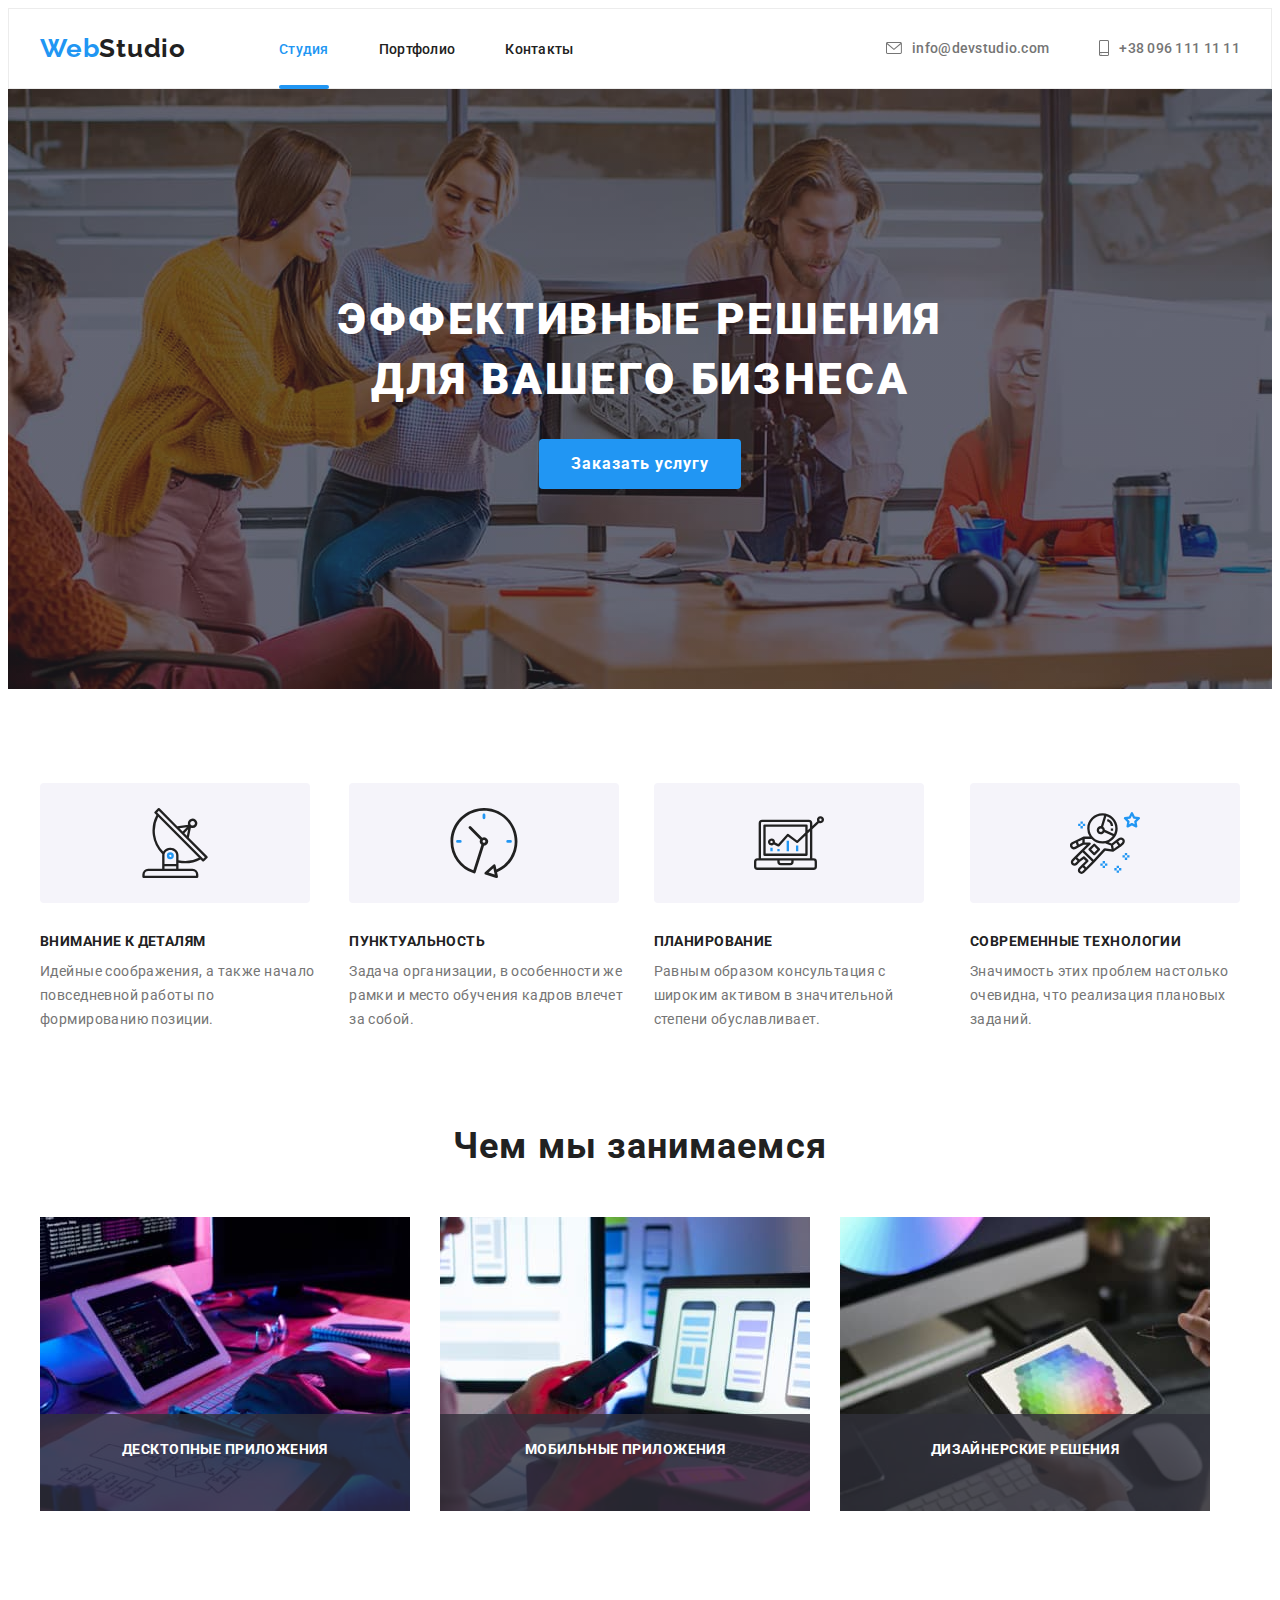
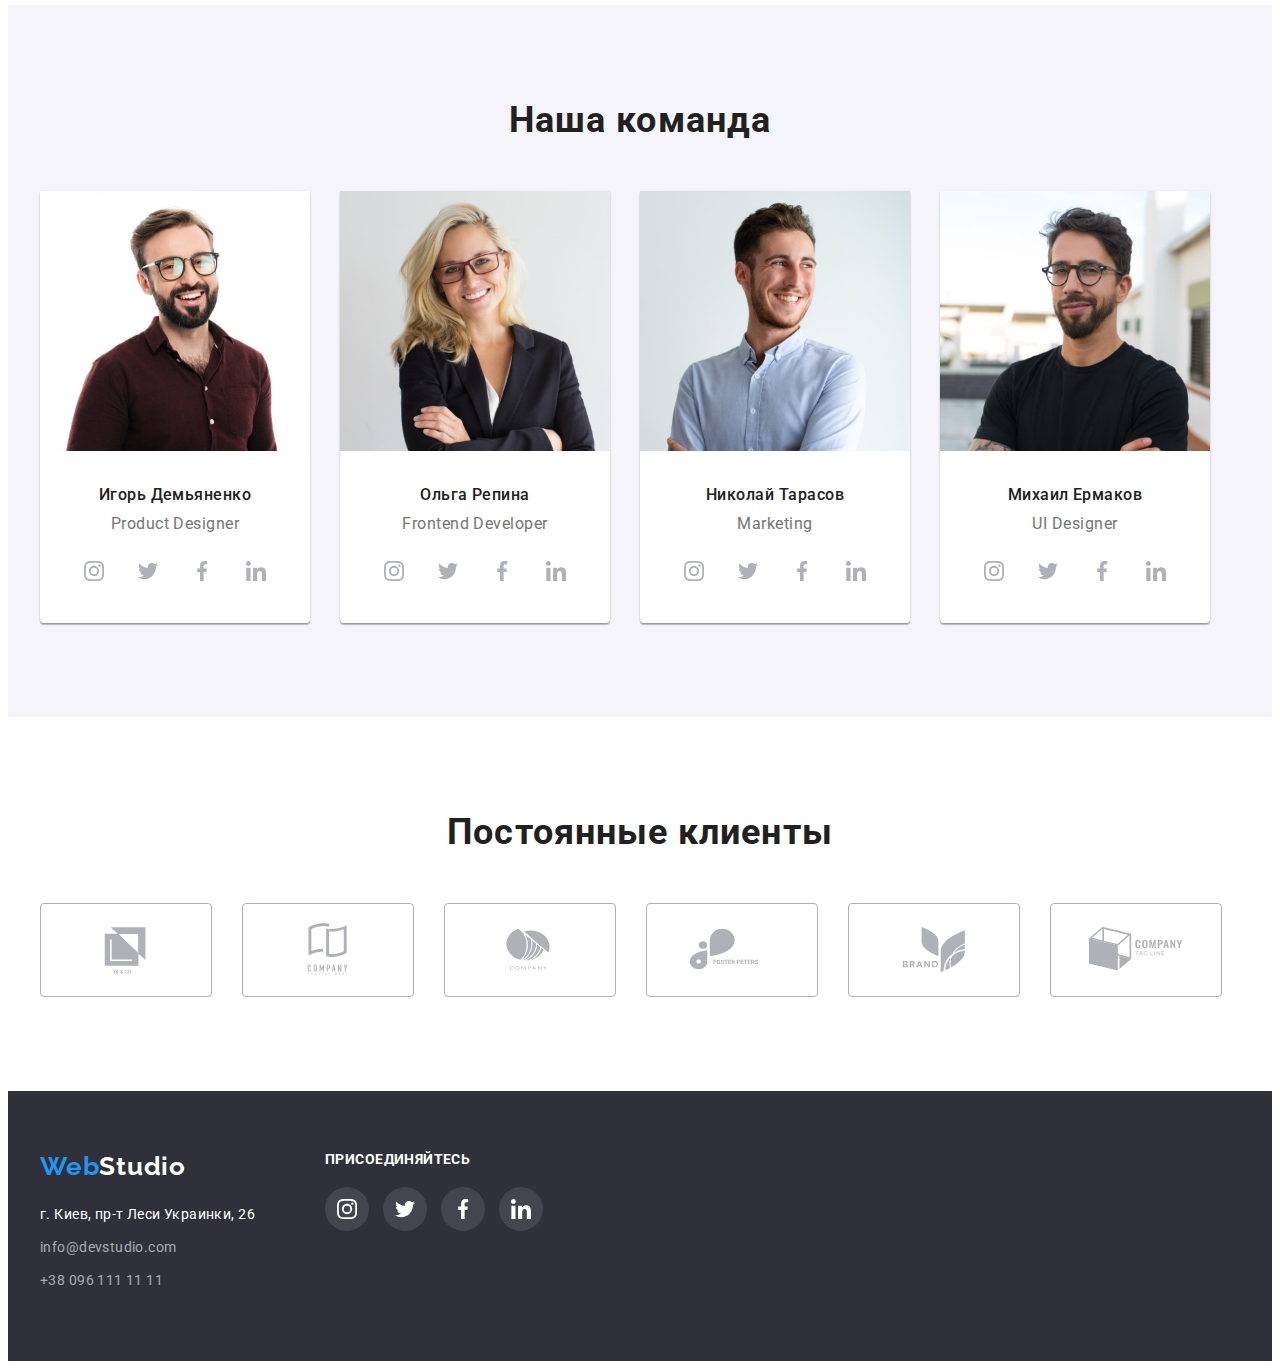
<file: index.html>
<!DOCTYPE html>
<html lang="en">
<head>
    <meta charset="UTF-8">
    <meta http-equiv="X-UA-Compatible" content="IE=edge">
    <meta name="viewport" content="width=device-width, initial-scale=1.0">
    <title>Document</title>
    <link rel="preconnect" href="https://fonts.googleapis.com">
    <link rel="preconnect" href="https://fonts.gstatic.com" crossorigin>
    <link href="https://fonts.googleapis.com/css2?family=Raleway:wght@700&family=Roboto:wght@400;500;700;900&display=swap"
        rel="stylesheet">

        <link rel="stylesheet" href="https://cdnjs.cloudflare.com/ajax/libs/modern-normalize/1.1.0/modern-normalize.min.css"
            integrity="sha512-wpPYUAdjBVSE4KJnH1VR1HeZfpl1ub8YT/NKx4PuQ5NmX2tKuGu6U/JRp5y+Y8XG2tV+wKQpNHVUX03MfMFn9Q=="
            crossorigin="anonymous" referrerpolicy="no-referrer" />
    <link rel="stylesheet" href="./css/styles.css">
</head>
<body>
 <header class="header">
     <div class="container header-container">
        <nav class="navigation">
     <a href="" class="logo">Web<span class="logo-inner">Studio</span></a>
     <ul class="list-header">
         <li class="item">
             <a href="" class="navigation-link active-page current">Студия</a>
         </li>
         <li class="item">
             <a href="./portfolio.html" class="navigation-link">Портфолио</a>
         </li>
         <li class="item">
             <a href="" class="navigation-link">Контакты</a>
         </li>
        </ul>
        </nav>
        <ul class="list-header auth-nav">
         <li class="item">
             <a  class="header-addres" href="mailto:info@devstudio.com">
                 <svg class="header-addres-icon" width="16" height="16">
                     <use href="images/symbol-defs.svg#icon-envelope"></use>
                 </svg>info@devstudio.com</a>
         </li>
         <li class="item">
             <a class="header-addres" href=""><svg class="header-addres-icon" width="10" height="16">
                 <use href="images/symbol-defs.svg#icon-smartphone"></use>
             </svg>+38 096 111 11 11</a>
         </li>
     </ul>
    </div>
 </header>
 <main>
     <section class="hero overlay">
        <div class="container hero-button">
       <h1 class="hero-caption">Эффективные решения для вашего бизнеса</h1>
       <button data-modal-open type="button" class="hero-btn">Заказать услугу</button>
    </div>
    <div data-modal class="backdrop is-hidden">
        <div class="modal">
            <button data-modal-close class="close-modal">
                <svg class="icon-modal" width="11px" height="11px">
                    <use href="./images/symbol-defs.svg#icon-Vector"></use>
                </svg>
            </button>
        </div>
    </div>
     </section>
     <section class="text section">
         <div class="container">
        <h2 class="visually-hidden">Наши преимущества</h2>
         <ul class="list-slogan">
             <li class="content-flex">
                 <div class="content-flex-position">
                     <svg class="content-flex-icon" width="70" height="70">
                         <use href="images/symbol-defs.svg#icon-antenna-1"></use>
                     </svg>
                 </div>
                 <h3 class="text-title">Внимание к деталям</h3>
                 <p class="text-content">Идейные соображения, а также начало повседневной работы по формированию позиции.</p>
             </li>
             <li class="content-flex">
                <div class="content-flex-position">
                    <svg class="content-flex-icon" width="70" height="70">
                        <use href="images/symbol-defs.svg#icon-clock-1"></use>
                    </svg>
                </div>
                 <h3 class="text-title">Пунктуальность</h3>
                 <p class="text-content">Задача организации, в особенности же рамки и место обучения кадров влечет за собой.</p>
             </li>
             <li class="content-flex">
                <div class="content-flex-position">
                    <svg class="content-flex-icon" width="70" height="70">
                        <use href="images/symbol-defs.svg#icon-diagram-1"></use>
                    </svg>
                </div>
                 <h3 class="text-title">Планирование</h3>
                 <p class="text-content">Равным образом консультация с широким активом в значительной степени обуславливает.</p>
             </li>
             <li class="content-flex">
                <div class="content-flex-position">
                    <svg class="content-flex-icon" width="70" height="70">
                        <use href="images/symbol-defs.svg#icon-astronaut-1"></use>
                    </svg>
                </div>
                 <h3 class="text-title">Современные технологии</h3>
                 <p class="text-content">Значимость этих проблем настолько очевидна, что реализация плановых заданий.</p>
             </li>
         </ul>
        </div>
     </section>
     <section class="work section">
         <div class="container">
         <h2 class="caption">Чем мы занимаемся</h2>
         <ul class="list-work">
             <li class="work-img">
                 <img src="./images/box-1.jpg" alt="процесс написания кода" width="370">
                 <h3 class="work-position-img">Десктопные приложения</h3>
             </li>
             <li class="work-img">
                 <img src="./images/box-2.jpg" alt="мобильная разработка" width="370">
                <h3 class="work-position-img">Мобильные приложения</h3>
             </li>
             <li class="work-img">
                 <img src="./images/box-3.jpg" alt="графический дизайн" width="370">
                <h3 class="work-position-img">Дизайнерские решения</h3>
             </li>
         </ul>
        </div>
     </section>
     <section class="staff section">
         <div class="container">
        <h2 class="caption">Наша команда</h2>
         <ul class="list-staff staff-element">
             <li class="element-img">
                 <img src="./images/staff-1.jpg" alt="фото дизайнера" width="270">
            <div class="caption-staff-content">
                 <h3 class="caption-staff">Игорь Демьяненко</h3>
                 <p class="staff-desc">Product Designer</p>
                 <ul class="caption-staff-list">
                     <li class="caption-staff-item">
                         <a href="" class="caption-staff-link">
                             <svg class="caption-staff-icon" width="20" height="20">
                                 <use href="images/symbol-defs.svg#icon-instagram-2"></use>
                             </svg>
                         </a>
                     </li>
                    <li class="caption-staff-item">
                        <a href="" class="caption-staff-link">
                            <svg class="caption-staff-icon" width="20" height="20">
            <use href="images/symbol-defs.svg#icon-twitter-1"></use>
        </svg>
    </a>
                    </li><li class="caption-staff-item">
    <a href="" class="caption-staff-link">
        <svg class="caption-staff-icon" width="20" height="20">
            <use href="images/symbol-defs.svg#icon-facebook-1"></use>
        </svg>
    </a>
                    </li><li class="caption-staff-item">
    <a href="" class="caption-staff-link">
        <svg class="caption-staff-icon" width="20" height="20">
            <use href="images/symbol-defs.svg#icon-linkedin-1"></use>
        </svg>
    </a>
                    </li>
                 </ul>
                </div>
             </li>
             <li class="element-img">
                 <img src="./images/staff-2.jpg" alt="фото разработчика" width="270">
                <div class="caption-staff-content">
                 <h3 class="caption-staff">Ольга Репина</h3>
                 <p class="staff-desc">Frontend Developer</p>
                                <ul class="caption-staff-list">
                                    <li class="caption-staff-item">
                                        <a href="" class="caption-staff-link">
                                            <svg class="caption-staff-icon" width="20" height="20">
                                                <use href="images/symbol-defs.svg#icon-instagram-2"></use>
                                            </svg>
                                        </a>
                                    </li>
                                    <li class="caption-staff-item">
                                        <a href="" class="caption-staff-link">
                                            <svg class="caption-staff-icon" width="20" height="20">
                                                <use href="images/symbol-defs.svg#icon-twitter-1"></use>
                                            </svg>
                                        </a>
                                    </li>
                                    <li class="caption-staff-item">
                                        <a href="" class="caption-staff-link">
                                            <svg class="caption-staff-icon" width="20" height="20">
                                                <use href="images/symbol-defs.svg#icon-facebook-1"></use>
                                            </svg>
                                        </a>
                                    </li>
                                    <li class="caption-staff-item">
                                        <a href="" class="caption-staff-link">
                                            <svg class="caption-staff-icon" width="20" height="20">
                                                <use href="images/symbol-defs.svg#icon-linkedin-1"></use>
                                            </svg>
                                        </a>
                                    </li>
                                </ul>
                </div>
             </li>
             <li class="element-img">
                 <img src="./images/staff-3.jpg" alt="фото маркетолога" width="270">
                <div class="caption-staff-content">
                 <h3 class="caption-staff">Николай Тарасов</h3>
                 <p class="staff-desc">Marketing</p>
                                <ul class="caption-staff-list">
                                    <li class="caption-staff-item">
                                        <a href="" class="caption-staff-link">
                                            <svg class="caption-staff-icon" width="20" height="20">
                                                <use href="images/symbol-defs.svg#icon-instagram-2"></use>
                                            </svg>
                                        </a>
                                    </li>
                                    <li class="caption-staff-item">
                                        <a href="" class="caption-staff-link">
                                            <svg class="caption-staff-icon" width="20" height="20">
                                                <use href="images/symbol-defs.svg#icon-twitter-1"></use>
                                            </svg>
                                        </a>
                                    </li>
                                    <li class="caption-staff-item">
                                        <a href="" class="caption-staff-link">
                                            <svg class="caption-staff-icon" width="20" height="20">
                                                <use href="images/symbol-defs.svg#icon-facebook-1"></use>
                                            </svg>
                                        </a>
                                    </li>
                                    <li class="caption-staff-item">
                                        <a href="" class="caption-staff-link">
                                            <svg class="caption-staff-icon" width="20" height="20">
                                                <use href="images/symbol-defs.svg#icon-linkedin-1"></use>
                                            </svg>
                                        </a>
                                    </li>
                                </ul>
                </div>
             </li>
             <li class="element-img">
                 <img src="./images/staff-4.jpg" alt="фото дизайнера" width="270">
                <div class="caption-staff-content">
                 <h3 class="caption-staff">Михаил Ермаков</h3>
                 <p class="staff-desc">UI Designer</p>
                                <ul class="caption-staff-list">
                                    <li class="caption-staff-item">
                                        <a href="" class="caption-staff-link">
                                            <svg class="caption-staff-icon" width="20" height="20">
                                                <use href="images/symbol-defs.svg#icon-instagram-2"></use>
                                            </svg>
                                        </a>
                                    </li>
                                    <li class="caption-staff-item">
                                        <a href="" class="caption-staff-link">
                                            <svg class="caption-staff-icon" width="20" height="20">
                                                <use href="images/symbol-defs.svg#icon-twitter-1"></use>
                                            </svg>
                                        </a>
                                    </li>
                                    <li class="caption-staff-item">
                                        <a href="" class="caption-staff-link">
                                            <svg class="caption-staff-icon" width="20" height="20">
                                                <use href="images/symbol-defs.svg#icon-facebook-1"></use>
                                            </svg>
                                        </a>
                                    </li>
                                    <li class="caption-staff-item">
                                        <a href="" class="caption-staff-link">
                                            <svg class="caption-staff-icon" width="20" height="20">
                                                <use href="images/symbol-defs.svg#icon-linkedin-1"></use>
                                            </svg>
                                        </a>
                                    </li>
                                </ul>
                </div>
             </li>
         </ul>
        </div>
     </section>
 <section class="section-clients section">
     <div class="container">
         <h2 class="caption">Постоянные клиенты</h2>
<ul class="list-clients">
    <li class="clients-item">
        <a href="" class="clients-link">
            <svg class="clients-icon" width="106" height="60">
                <use href="images/symbol-defs.svg#icon-Logo"></use>
            </svg>
        </a>
    </li>
    <li class="clients-item">
        <a href="" class="clients-link">
            <svg class="clients-icon" width="106" height="60">
                <use href="images/symbol-defs.svg#icon-Logo-1"></use>
            </svg>
        </a>
    </li>
    <li class="clients-item">
        <a href="" class="clients-link">
            <svg class="clients-icon" width="106" height="60">
                <use href="images/symbol-defs.svg#icon-Logo-2"></use>
            </svg>
        </a>
    </li>
    <li class="clients-item">
        <a href="" class="clients-link">
            <svg class="clients-icon" width="106" height="60">
                <use href="images/symbol-defs.svg#icon-Logo-3"></use>
            </svg>
        </a>
    </li>
    <li class="clients-item">
        <a href="" class="clients-link">
            <svg class="clients-icon" width="106" height="60">
                <use href="images/symbol-defs.svg#icon-Logo-4"></use>
            </svg>
        </a>
    </li>
    <li class="clients-item">
        <a href="" class="clients-link">
            <svg class="clients-icon" width="106" height="60">
                <use href="images/symbol-defs.svg#icon-Logo-5"></use>
            </svg>
        </a>
    </li>
</ul>
     </div>
 </section>
</main>
<footer class="footer">
    <div class="container footer-container">
        <div>
    <a  class="logo-footer" href="">Web<span class="logo-footer-inner">Studio</span></a>
    <address class="footer-addres">г. Киев, пр-т Леси Украинки, 26</address>
    <ul class="list-footer">
<li class="item-footer">
    <a href="" class="footer-addres-contact">info@devstudio.com</a>
</li>
<li class="item-footer">
    <a href="" class="footer-addres-contact">+38 096 111 11 11</a>
</li>
    </ul>  
</div>
<div class="footer-join">
    <p class="join-text">присоединяйтесь</p>
    <ul class="footer-list-join">
        <li class="join-item">
            <a href="" class="item-link">
                <svg class="footer-icon" width="20" height="20">
                    <use href="images/symbol-defs.svg#icon-instagram-2"></use>
                </svg>
            </a>
        </li>
        <li class="join-item">
            <a href="" class="item-link">
                <svg class="footer-icon" width="20" height="20">
                    <use href="images/symbol-defs.svg#icon-twitter-1"></use>
                </svg>
            </a>
        </li>
        <li class="join-item">
            <a href="" class="item-link">
                <svg class="footer-icon" width="20" height="20">
                    <use href="images/symbol-defs.svg#icon-facebook-1"></use>
                </svg>
            </a>
        </li>
        <li class="join-item">
            <a href="" class="item-link">
                <svg class="footer-icon" width="20" height="20">
                    <use href="images/symbol-defs.svg#icon-linkedin-1"></use>
                </svg>
            </a>
        </li>
    </ul>
    </div>
</div>
</footer>
<script src="./js/modal.js"></script>
</body>
</html>
</file>
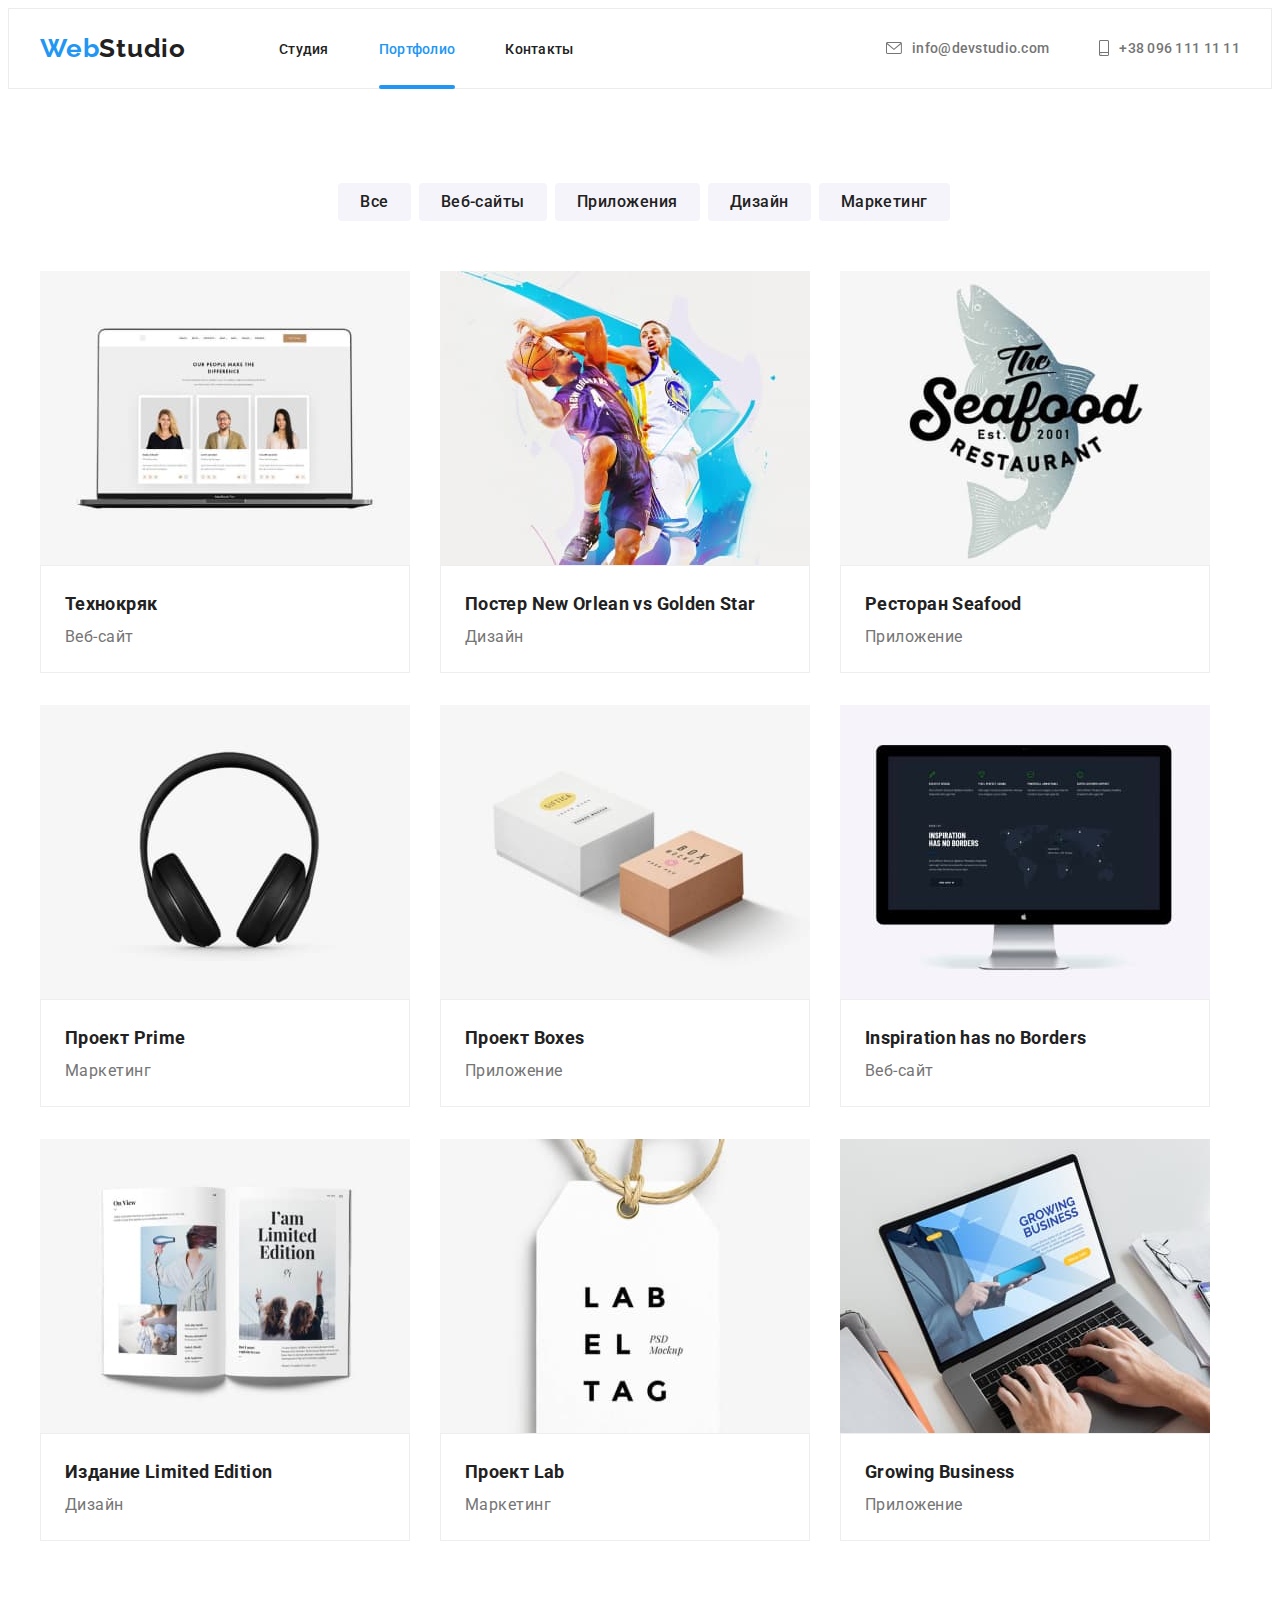
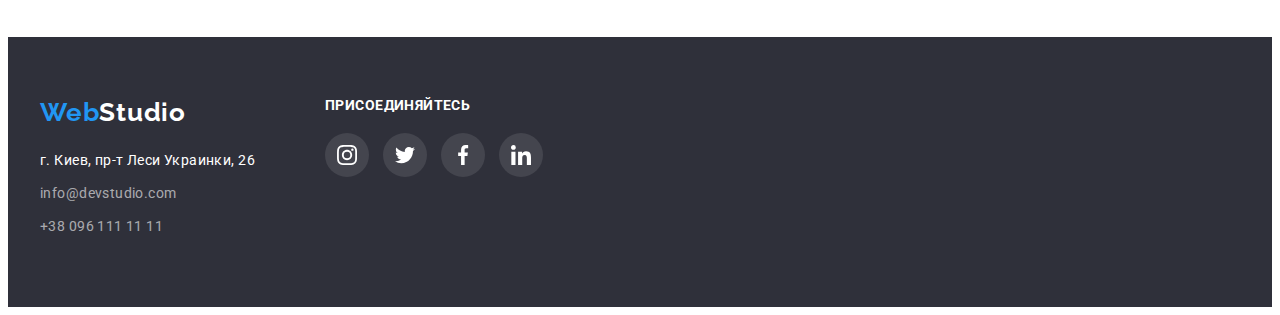
<file: portfolio.html>
<!DOCTYPE html>
<html lang="en">
<head>
    <meta charset="UTF-8">
    <meta http-equiv="X-UA-Compatible" content="IE=edge">
    <meta name="viewport" content="width=device-width, initial-scale=1.0">
    <title>Document</title>
        <link rel="preconnect" href="https://fonts.googleapis.com">
        <link rel="preconnect" href="https://fonts.gstatic.com" crossorigin>
        <link href="https://fonts.googleapis.com/css2?family=Raleway:wght@700&family=Roboto:wght@400;500;700;900&display=swap"
            rel="stylesheet">
            <link rel="stylesheet" href="https://cdnjs.cloudflare.com/ajax/libs/modern-normalize/1.1.0/modern-normalize.min.css"
                integrity="sha512-wpPYUAdjBVSE4KJnH1VR1HeZfpl1ub8YT/NKx4PuQ5NmX2tKuGu6U/JRp5y+Y8XG2tV+wKQpNHVUX03MfMFn9Q=="
                crossorigin="anonymous" referrerpolicy="no-referrer" />
        <link rel="stylesheet" href="./css/styles.css">
</head>
<body>
<header class="header">
    <div class="container header-container">
        <nav class="navigation">
            <a href="" class="logo">Web<span class="logo-inner">Studio</span></a>
            <ul class="list-header">
                <li class="item">
                    <a href="./index.html" class="navigation-link">Студия</a>
                </li>
                <li class="item">
                    <a href="" class="navigation-link active-page current">Портфолио</a>
                </li>
                <li class="item">
                    <a href="" class="navigation-link">Контакты</a>
                </li>
            </ul>
        </nav>
        <ul class="list-header auth-nav">
            <li class="item">
                <a class="header-addres" href="mailto:info@devstudio.com">
                    <svg class="header-addres-icon" width="16" height="16">
                        <use href="images/symbol-defs.svg#icon-envelope"></use>
                    </svg>info@devstudio.com</a>
            </li>
            <li class="item">
                <a class="header-addres" href=""><svg class="header-addres-icon" width="10" height="16">
                        <use href="images/symbol-defs.svg#icon-smartphone"></use>
                    </svg>+38 096 111 11 11</a>
            </li>
        </ul>
    </div>
</header>
    <main>
        <section class="section">
        <div class="container">
        <h1 class="visually-hidden">Портфолио</h1>
        <ul class="list-button">
            <li class="btn-navigation"><button type="button" class="btn-position">Все</button></li>
            <li class="btn-navigation"><button type="button" class="btn-position">Веб-сайты</button></li>
            <li class="btn-navigation"><button type="button" class="btn-position">Приложения</button></li>
            <li class="btn-navigation"><button type="button" class="btn-position">Дизайн</button></li>
            <li class="btn-navigation"><button type="button" class="btn-position">Маркетинг</button></li>
        </ul>
        <ul class="list-btn portfolio-element">
            <li class="element">
                <a href="" class="portfolio-link">
                    <div class="project-description-translate">
                <img class="image" src="./images/project-1.jpg" alt="Изображение сайта" width="370">
                <p class="project-description">
                    Технокряк это современная площадка распространения коронавируса. Компании используют эту платформу для цифрового
                    шпионажа и атак на защищённые сервера конкурентов.
                </p>
                </div>
                <div class="context">
                <h2 class="item-project">Технокряк</h2>
                <p class="item-project-text">Веб-сайт</p>
                </div>
                </a>
            </li>
            <li class="element">
                <a href="" class="portfolio-link">
                    <div class="project-description-translate">
                <img class="image" src="./images/project-2.jpg" alt="Дизайн постера" width="370">
                <p class="project-description">
                    Технокряк это современная площадка распространения коронавируса. Компании используют эту платформу для цифрового
                    шпионажа и атак на защищённые сервера конкурентов.
                </p>
                </div>
                <div class="context">
                <h2 class="item-project">Постер <span lang="en">New Orlean vs Golden Star</span></h2>
                <p class="item-project-text">Дизайн</p>
                </div>
                </a>
            </li>
            <li class="element">
                <a href="" class="portfolio-link">
                    <div class="project-description-translate">
                <img class="image" src="./images/project-3.jpg" alt="Логотип ресторана" width="370">
                <p class="project-description">
                    Технокряк это современная площадка распространения коронавируса. Компании используют эту платформу для цифрового
                    шпионажа и атак на защищённые сервера конкурентов.
                </p>
                </div>
                <div class="context">
                <h2 class="item-project">Ресторан <span lang="en">Seafood</span></h2>
                <p class="item-project-text">Приложение</p>
                </div>
                </a>
            </li>
            <li class="element">
                <a href="" class="portfolio-link">
                    <div class="project-description-translate">
                <img class="image" src="./images/project-4.jpg" alt="Наушники" width="370">
                <p class="project-description">
                    Технокряк это современная площадка распространения коронавируса. Компании используют эту платформу для цифрового
                    шпионажа и атак на защищённые сервера конкурентов.
                </p>
                </div>
                <div class="context">
                <h2 class="item-project">Проект <span lang="en">Prime</span></h2>
                <p class="item-project-text">Маркетинг</p>
                </div>
                </a>
            </li>
            <li class="element">
                <a href="" class="portfolio-link">
                    <div class="project-description-translate">
                <img class="image" src="./images/project-5.jpg" alt="Картонные коробки" width="370">
                <p class="project-description">
                    Технокряк это современная площадка распространения коронавируса. Компании используют эту платформу для цифрового
                    шпионажа и атак на защищённые сервера конкурентов.
                </p>
                </div>
                <div class="context">
                <h2 class="item-project">Проект <span lang="en">Boxes</span></h2>
                <p class="item-project-text">Приложение</p>
                </div>
                </a>
            </li>
            <li class="element">
                <a href="" class="portfolio-link">
                    <div class="project-description-translate">
                <img class="image" src="./images/project-6.jpg" alt="Персональный компютер" width="370">
                <p class="project-description">
                    Технокряк это современная площадка распространения коронавируса. Компании используют эту платформу для цифрового
                    шпионажа и атак на защищённые сервера конкурентов.
                </p>
                </div>
                <div class="context">
                <h2 class="item-project"> <span lang="en">Inspiration has no Borders</span></h2>
                <p class="item-project-text">Веб-сайт</p>
                </div>
                </a>
            </li>
            <li class="element">
                <a href="" class="portfolio-link">
                    <div class="project-description-translate">
                <img class="image" src="./images/project-7.jpg" alt="Книга" width="370">
                <p class="project-description">
                    Технокряк это современная площадка распространения коронавируса. Компании используют эту платформу для цифрового
                    шпионажа и атак на защищённые сервера конкурентов.
                </p>
                </div>
                <div class="context">
                <h2 class="item-project">Издание <span lang="en">Limited Edition</span></h2>
                <p class="item-project-text">Дизайн</p>
                </div>
                </a>
            </li>
            <li class="element">
                <a href="" class="portfolio-link">
                    <div class="project-description-translate">
                <img class="image" src="./images/project-8.jpg" alt="Название проекта" width="370">
                <p class="project-description">
                    Технокряк это современная площадка распространения коронавируса. Компании используют эту платформу для цифрового
                    шпионажа и атак на защищённые сервера конкурентов.
                </p>
                </div>
                <div class="context">
                <h2 class="item-project">Проект <span lang="en">Lab</span></h2>
                <p class="item-project-text">Маркетинг</p>
                </div>
                </a>
            </li>
            <li class="element">
                <a href="" class="portfolio-link">
                    <div class="project-description-translate">
                <img class="image" src="./images/project-9.jpg" alt="Ноутбук" width="370">
                <p class="project-description">
                    Технокряк это современная площадка распространения коронавируса. Компании используют эту платформу для цифрового
                    шпионажа и атак на защищённые сервера конкурентов.
                </p>
                </div>
                <div class="context">
                <h2 class="item-project"><span lang="en">Growing Business</span></h2>
                <p class="item-project-text">Приложение</p>
                </div>
                </a>
            </li>
        </ul>
        </div>
        </section>
    </main>
<footer class="footer">
    <div class="container footer-container">
        <div>
            <a class="logo-footer" href="">Web<span class="logo-footer-inner">Studio</span></a>
            <address class="footer-addres">г. Киев, пр-т Леси Украинки, 26</address>
            <ul class="list-footer">
                <li class="item-footer">
                    <a href="" class="footer-addres-contact">info@devstudio.com</a>
                </li>
                <li class="item-footer">
                    <a href="" class="footer-addres-contact">+38 096 111 11 11</a>
                </li>
            </ul>
        </div>
        <div class="footer-join">
            <p class="join-text">присоединяйтесь</p>
            <ul class="footer-list-join">
                <li class="join-item">
                    <a href="" class="item-link">
                        <svg class="footer-icon" width="20" height="20">
                            <use href="images/symbol-defs.svg#icon-instagram-2"></use>
                        </svg>
                    </a>
                </li>
                <li class="join-item">
                    <a href="" class="item-link">
                        <svg class="footer-icon" width="20" height="20">
                            <use href="images/symbol-defs.svg#icon-twitter-1"></use>
                        </svg>
                    </a>
                </li>
                <li class="join-item">
                    <a href="" class="item-link">
                        <svg class="footer-icon" width="20" height="20">
                            <use href="images/symbol-defs.svg#icon-facebook-1"></use>
                        </svg>
                    </a>
                </li>
                <li class="join-item">
                    <a href="" class="item-link">
                        <svg class="footer-icon" width="20" height="20">
                            <use href="images/symbol-defs.svg#icon-linkedin-1"></use>
                        </svg>
                    </a>
                </li>
            </ul>
        </div>
    </div>
</footer>
</body>
</html>
</file>
<file: css/styles.css>
:root {
  --header-text-color: #212121;
  --accent-text-color: #2196f3;
  --header-tel-color: #757575;
  --hero-text-color: #ffffff;
  --btn-color: #2196f3;
  --title-color: #212121;
  --footer-tel-color: rgba(255, 255, 255, 0.6);
  --icon-color: #AFB1B8;
}

p, h1, h2, h3, h4, h5, h6 {
  margin: 0;
}
ul {
  margin: 0;
  padding: 0;
}

body {
  font-family: "Roboto", sans-serif;
  color: #757575;
}
.list-header {
  list-style: none;
}
a {
  text-decoration: none;
}
.container {
  width: 1200px;
  padding-left: 15px;
  padding-right: 15px;
  margin: 0 auto;
}
.section {
  padding-top: 94px;
  padding-bottom: 94px;
}
.visually-hidden {
  position: absolute;
  width: 1px;
  height: 1px;
  margin: -1px;
  padding: 0;
  overflow: hidden;
  border: 0;
  clip: rect(0 0 0 0);
}
/* ----------------------header------------------------------ */
header {
  border: 1px solid #ECECEC
}
.header {
padding-top: 24px;
padding-bottom: 24px;
}
.list-header {
  display: flex;
  margin-left: auto;
  margin-left: 93px;
}
.list-header .item + .item {
  margin-left: 50px;
}
.navigation {
  display: flex;
  align-items: center;
}
.header-container {
  display: flex;
  align-items: center;
}
.logo {

  font-family: "Raleway", sans-serif;
  font-weight: bold;
  font-size: 26px;
  line-height: 1.19;
  letter-spacing: 0.03em;
  color: #2196f3;

  
}
.logo-inner {
  color: var(--header-text-color);
}
.navigation-link {
  padding-top: 32px;
  padding-bottom: 32px;

  font-weight: 500;
  font-size: 14px;
  line-height: calc(16 / 14);
  letter-spacing: 0.02em;
  color: var(--header-text-color);
  transition: color 250ms cubic-bezier(0.4, 0, 0.2, 1);
}
.current {
  position: relative;
}
.current::after {
  content: "";
  width: 100%;
  height: 4px;
  border-radius: 2px;
  position: absolute;
  left: 0;
  bottom: 0;
  background-color: var(--accent-text-color);
}
.navigation-link:hover,
.navigation-link:focus {
  color: var(--accent-text-color);
}
.active-page {
  color: var(--accent-text-color);
}
.auth-nav .item + .item {
  margin-left: 50px;
}
.auth-nav {
  margin-left: auto;
}
.header-addres-icon {
  margin-right: 10px;
  fill: currentColor;
}
.header-addres-icon:hover {
  fill: var(--accent-text-color);
}
.header-addres {
  display: flex;
align-items: center;

  font-weight: 500;
  font-size: 14px;
  line-height: calc(16 / 14);
  letter-spacing: 0.02em;
  color: var(--header-tel-color);
  transition: color 250ms cubic-bezier(0.4, 0, 0.2, 1);
}
.header-addres:hover,
.header-addres:focus {
  color: var(--accent-text-color);
}
/* -----------------------hero------------------------------------ */
.hero {
  display: flex;
  padding-top: 200px;
  padding-bottom: 200px;
  align-items: center;
  background-color: #2F303A;
  background-image: linear-gradient(rgba(47, 48, 58, 0.4),rgba(47, 48, 58, 0.4)), url(../images/hero-bg.jpg);
  background-repeat: no-repeat;
  background-position: center;
  background-size: cover;
  text-align: center;
  max-width: 1600px;
  margin: 0 auto;
}
.hero-caption {
width: 696px;
margin-left: auto;
margin-right: auto;
margin-bottom: 30px;

  font-weight: 900;
  font-size: 44px;
  line-height: calc(60 / 44);
  text-align: center;
  letter-spacing: 0.06em;
  text-transform: uppercase;
  color: var(--hero-text-color);
  
}
.hero-btn {
  padding-top: 10px;
  padding-bottom: 10px;
  padding-right: 32px;
  padding-left: 32px;
  font-family: "Roboto"; sans-serif;
  border: none;
  border-radius: 4px;
  font-style: normal;
  font-weight: bold;
  font-size: 16px;
  line-height: calc(30 / 16);
  letter-spacing: 0.06em;
  color: #ffffff;
  background-color: var(--accent-text-color);
}
.hero-btn {
cursor:pointer;
}
.hero-btn:hover, 
.hero-btn:focus {

}
/* -------------------наши преимущества------------------------- */
.content-flex-position {
  display: flex;
  align-items: center;
  justify-content: center;
  margin-bottom: 30px;
  width: 270px;
  height: 120px;
  background: #F5F4FA;
border-radius: 4px;
}
.list-slogan {
  list-style: none;
  display: flex;
margin-left: auto;
margin-right: auto;
}
.text-title {
  margin-bottom: 10px;

  font-weight: bold;
  font-size: 14px;
  line-height: calc(16 / 14);
  letter-spacing: 0.03em;
  text-transform: uppercase;
  color: var(--title-color);
}
.text-content {
  font-size: 14px;
  line-height: calc(24 / 14);
  letter-spacing: 0.03em;
}
.caption {
margin-bottom: 50px;

  font-weight: bold;
  font-size: 36px;
  line-height: calc(42 / 36);
  letter-spacing: 0.03em;
  color: var(--title-color);
}
.content-flex {
  width: calc((100%-90px) /4);
margin-right: 30px;
}
.content-flex:nth-child(4n) {
  margin-right: 0;
}
.text {
  padding-bottom: 0;
}
/* -----------------work---------------------------- */
.list-work {
  list-style: none;
  display: flex;
}
.work-img {
  display: flex;
  flex-wrap: wrap;
  margin-right: 30px;
}
.work-img {
  position: relative;
}
.work-position-img {
  position: absolute;
width: 370px;
height: 70px;
bottom: 0px;
padding-top: 27px;
background: rgba(47, 48, 58, 0.8);
  font-style: normal;
  font-weight: bold;
font-size: 14px;
line-height: calc(16 / 14);
text-align: center;
letter-spacing: 0.03em;
text-transform: uppercase;
color: #FFFFFF;
}
/* ---------------------наша команда----------------- */
.list-staff {
  list-style: none;
}
.staff-element {
    display: flex;
  flex-wrap: nowrap;
}
.element-img {
  width: 270px;
  margin-right: 30px;
  background-color: var(--hero-text-color);
  box-shadow: 0px 1px 3px rgba(0, 0, 0, 0.12), 0px 1px 1px rgba(0, 0, 0, 0.14), 0px 2px 1px rgba(0, 0, 0, 0.2);
border-radius: 0px 0px 4px 4px;
}
.element-img:nth-child(4n) {
  margin-right: 0;
}
.caption {
  text-align: center;
}
.staff {
  background: #F5F4FA;
}
.caption-staff-content {
  padding-top: 30px;
  padding-bottom: 30px;
  text-align: center;
}
.caption-staff {
  font-weight: 500;
  font-size: 16px;
  line-height: calc(19 / 16);
  letter-spacing: 0.03em;
  color: var(--title-color);
}
.staff-desc {
  font-size: 16px;
  line-height: calc(19 / 16);
  letter-spacing: 0.03em;
  padding-top: 10px;
  margin-bottom: 16px;
}
.caption-staff-list {
  list-style: none;
  display: flex;
  justify-content: center;
}
.caption-staff-item + .caption-staff-item {
  margin-left: 10px;
}
.caption-staff-link {
  width: 44px;
  height: 44px;
  border-radius: 50%;
  display: flex;
  align-items: center;
  justify-content: center;
  color: var(--icon-color);
  transition: background-color 250ms cubic-bezier(0.4, 0, 0.2, 1);
}
.caption-staff-icon {
fill: currentColor;
}
.caption-staff-link:hover,
.caption-staff-link:focus {
background-color: var(--accent-text-color);
}
.caption-staff-link:hover .caption-staff-icon
.caption-staff-link:focus .caption-staff-icon {
  background-color: var(--accent-text-color);
  fill: #FFFFFF;
}
.caption-staff-link:hover,
.caption-staff-link:focus {
  color: #FFFFFF;
}
/* -----------------Постоянные клиенты-------------- */
.list-clients {
  list-style: none;
  display: flex;
}
.clients-item {
  display: inline-flex;
  justify-content: center;
  align-items: center;
}
.clients-item:not(:last-child) {
  padding-right: 30px;
}
.clients-link {
  display: flex;
  justify-content: center;
  align-items: center;
  width: 170px;
  height: 92px;
  border-radius: 4px;
  border: 1px solid var(--icon-color);
  color: var(--icon-color);
  transition: color 250ms cubic-bezier(0.4, 0, 0.2, 1);
}
.clients-link:hover,
.clients-link:focus {
  border: 1px solid var(--accent-text-color);
  color: var(--accent-text-color);
}
.clients-icon {
  width: 106px;
  height: 60px;
  fill: currentColor;
}
/* -----------------Подвал-------------------- */
.list-footer {
  list-style: none;
}
.footer {
  padding-top: 60px;
  padding-bottom: 60px;
  background-color: #2F303A;
}
.logo-footer {
  display: block;
  margin-bottom: 20px;

  font-family: "Raleway";  sans-serif;
  font-weight: bold;
  font-size: 26px;
  line-height: calc(31 / 26);
  letter-spacing: 0.03em;
  color: var(--accent-text-color);
}
.logo-footer-inner {
  color: var(--hero-text-color);
}
.footer-addres {
margin-bottom: 9px;

  font-family:"Roboto", sans-serif;
  font-style: normal;
  font-weight: normal;
  font-size: 14px;
  line-height: calc(24 / 14);
  letter-spacing: 0.03em;
  color: #ffffff;
}
.footer-addres-contact {
  font-size: 14px;
  line-height: calc(24 / 14);
  letter-spacing: 0.03em;
  color: var(--footer-tel-color);
  transition: color 250ms cubic-bezier(0.4, 0, 0.2, 1);
}
.footer-addres-contact:hover,
.footer-addres-contact:focus {
  color: var(--accent-text-color);
}
.item-footer {
margin-left: 0;
margin-bottom: 9px;
}
.join-text {
  font-family: Roboto;
font-style: normal;
font-weight: bold;
font-size: 14px;
line-height: calc(16 / 14);
letter-spacing: 0.03em;
text-transform: uppercase;
color: #FFFFFF;
padding-bottom: 20px;
}
.footer-container {
  display: flex;
}
.footer-join{
  margin-left: 70px;
}
.join-item {
  display: inline-flex;
  align-items: center;
  justify-content: center;
  padding-right: 10px;
  background-color: rgba(255, 255, 255, 0,1);
}
.item-link {
  width: 44px;
  height: 44px;
  border-radius: 50%;
  display: flex;
  align-items: center;
  justify-content: center;
  color: #ffffff;
  background-color: rgba(255, 255, 255, 0.1);
  transition: background-color 250ms cubic-bezier(0.4, 0, 0.2, 1);
}
.footer-icon {
  fill: currentColor;
}
.item-link:hover,
.item-link:focus {
  background-color: var(--accent-text-color);
}
.join-item:hover .footer-icon {
  fill: #ffffff;
}
/* --------------Портфолио----------------- */
.list-button {
  display: flex;
  justify-content: center;
  list-style: none;
  margin-bottom: 50px;
}
.list-btn {
  list-style: none;
}
.portfolio-link {
  display: block;
  transition: transform 250ms cubic-bezier(0.4, 0, 0.2, 1);
}
.portfolio-link:hover,
.portfolio-link:focus {
  box-shadow: 0px 1px 1px rgb( 0 0 0 / 12%),
  0px 4px 4px rgb(0 0 0 /6%),
  1px 4px 6px rgb(0 0 0 / 16%);
}
.portfolio-conteiner {
  width: 1230px;
  padding-left: 15px;
  padding-right: 15px;
  margin-left: auto;
  margin-right: auto;
}
.portfolio-element {
  display: flex;
  flex-wrap: wrap;
}
.element {
  width: 370px;
  height: 404px;
  margin-right: 30px;
  margin-bottom: 30px;
  box-sizing: border-box;
}
.element:nth-child(3n) {
  margin-right: 0;
}
.element:nth-last-child(-n+3) {
  margin-bottom: 0;
}
.image {
  display: block;
  max-width: 100%;
  height: auto;
}
.context {
padding-left: 24px;
padding-right: 24px; 
padding-top: 20px;
padding-bottom: 20px;
  border: 1px solid #EEEEEE;
}
.btn-position {
  font-family: inherit;
  font-weight: 500;
  font-size: 16px;
  line-height: 1.63;
  text-align: center;
  letter-spacing: 0.03em;
  color: var(--title-color);
  padding: 6px 22px;
  border: 0px;
  background: #F5F4FA;
  border-radius: 4px;
  transition: background-color 250ms cubic-bezier(0.4, 0, 0.2, 1);
}
.btn-navigation {
  margin-left: 8px;
  font-weight: 500;
  font-size: 16px;
  line-height: calc(26 / 16);
  letter-spacing: 0.03em;
  color: var(--title-color);
}
.btn-position {
  cursor: pointer;
}
.btn-position:hover,
.btn-position:focus {
  color: #ffffff;
  background-color:  #188CE8;
    box-shadow: 0px 1px 1px rgb( 0 0 0 / 12%),
  0px 4px 4px rgb(0 0 0 /6%),
  1px 4px 6px rgb(0 0 0 / 16%);
}
.portfolio-container {
display: flex;
justify-content: center;
}
.item-project {
  font-weight: bold;
  font-size: 18px;
  line-height: calc(36 / 18);
  letter-spacing: 0.02em;
  color: var(--title-color);
}
.item-project-text {
  font-size: 16px;
  line-height: calc(30 / 16);
  letter-spacing: 0.03em;
  color: var(--header-tel-color);
}
.project-description {
  transform: translateY(100%);
opacity: 0;
position: absolute;
top: 0px;
left: 0px;
width: 100%;
height: 100%;

padding: 63px 24px;
font-size: 18px;
line-height: 1.56;
color: #FFFFFF;
background-color: rgba(33, 150, 243, 0.9);
-webkit-transition: 250ms cubic-bezier(0.4, 0, 0.2, 1);
}
.portfolio-link:hover .project-description,
.portfolio-link:focus .project-description {
  opacity: 1;
  transition-duration: 250ms;
  transform: translateY(0px);
  transition-timing-function: linear;
}
.project-description-translate{
  position: relative;
  overflow: hidden;
}
/* -----------------Модальное окно----------------- */
.backdrop {
  position: fixed;
  top: 0;
  left: 0;
  width: 100%;
  height: 100%;
  background: rgba(0, 0, 0, 0.2);
  opacity: 1;
  transition: opacity 250ms cubic-bezier(0.4, 0, 0.2, 1);
  z-index: 9;
}
.backdrop.is-hidden .modal {
transform: translate(-50% -50%) rotate(-300deg) scale(0.5);
}
.is-hidden {
  opacity: 0;
  pointer-events: none;
  visibility: hidden;
}
.modal {
  position: absolute;
  top: 50%;
  left: 50%;
  transform: translate(-50%, -50%) rotate(0) scale(1) ;

  min-width: 528px;
  min-height: 581px;
  background: #FFFFFF;
box-shadow: 0px 1px 3px rgba(0, 0, 0, 0.12), 0px 1px 1px rgba(0, 0, 0, 0.14), 0px 2px 1px rgba(0, 0, 0, 0.2);
border-radius: 4px;
-webkit-transition: 250ms cubic-bezier(0.4, 0, 0.2, 1);
}
.close-modal {
position: absolute;
top: 0;
right: 0;
display: flex;
justify-content: center;
align-items: center;
width: 30px;
height: 30px;
top: 8px;
right: 8px;
border: 1px solid rgba(0, 0, 0, 0.1);
border-radius: 50%;
color: #FFFFFF;
background-color: inherit;
cursor: pointer;
}
.icon-modal {
  position: absolute;
}
/* цвет основного текста #757575 */
/* цвет вторичного текста #212121 */
/* цвет акцента #2196F3 */
/* белый #FFFFFF */
/* вторичный цвет фона #F5F4FA */ ;
</file>
